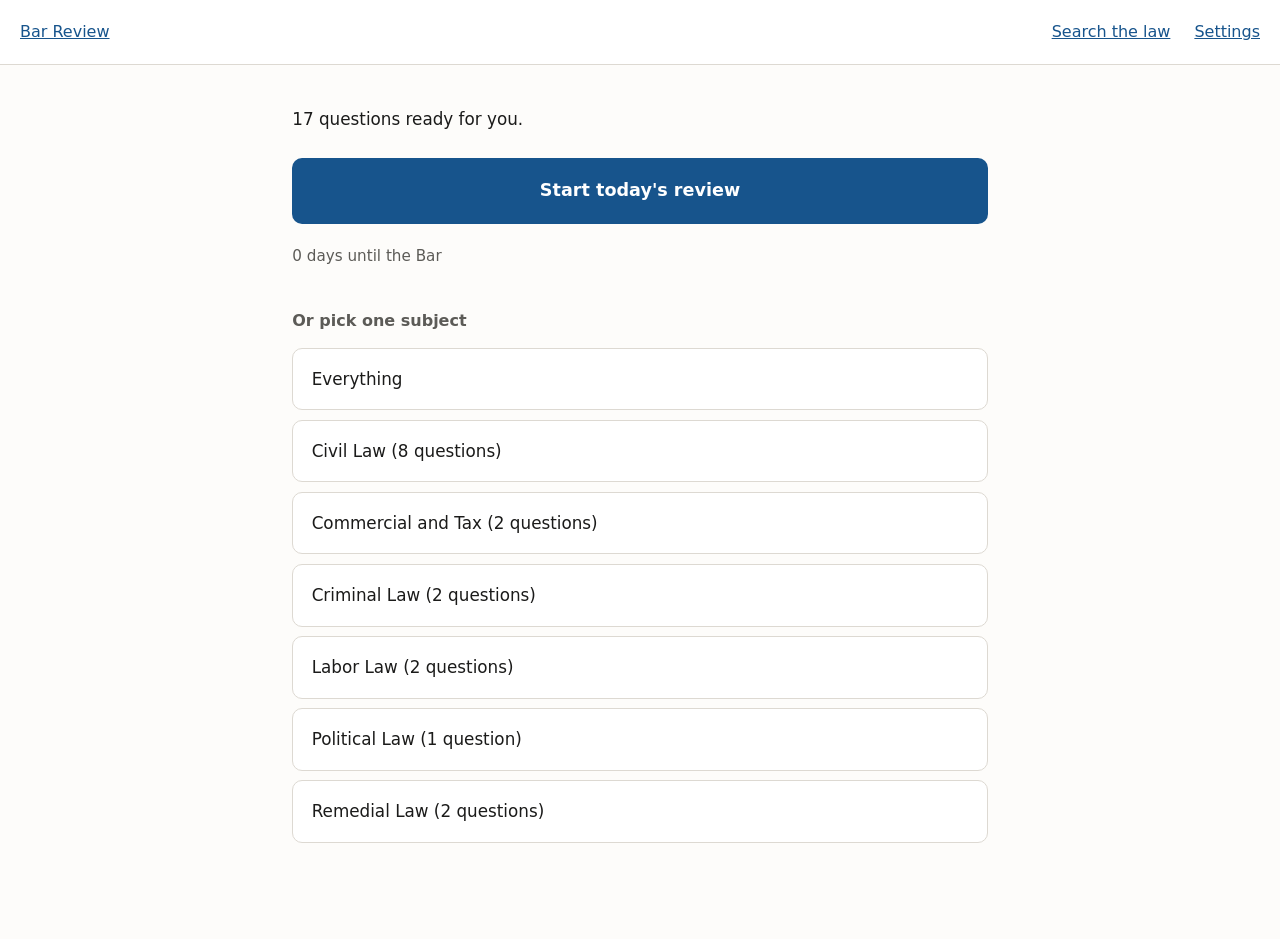
<file: index.html>
<!doctype html>
<html lang="en">
<head>
<meta charset="utf-8">
<meta name="viewport" content="width=device-width, initial-scale=1">
<meta http-equiv="Content-Security-Policy"
      content="default-src 'self'; script-src 'self'; style-src 'self'; img-src 'self' data:; connect-src 'self'; base-uri 'none'; form-action 'none'; object-src 'none'">
<title>Bar Review</title>
<link rel="stylesheet" href="app/style.css">
</head>
<body>

<a class="skip" href="#main">Skip to main content</a>

<header>
  <button id="nav-home" class="link" type="button">Bar Review</button>
  <nav>
    <button id="nav-library" class="link" type="button">Search the law</button>
    <button id="nav-settings" class="link" type="button">Settings</button>
  </nav>
</header>

<main id="main">

  <section id="home" class="screen">
    <p id="status" class="status">Loading&hellip;</p>
    <button id="start" class="big" type="button">Start today's review</button>
    <p id="scoreline" class="quiet"></p>

    <h2 class="section-heading">Or pick one subject</h2>
    <div id="picker"></div>
  </section>

  <section id="session" class="screen" hidden>
    <p id="progress-line" class="quiet"></p>

    <article class="card">
      <p id="q-type" class="badge"></p>
      <p id="q-question" class="legal"></p>
      <p id="q-call"></p>

      <div id="answer" hidden>
        <h2 class="answer-heading">Answer</h2>
        <p id="q-answer" class="legal"></p>

        <div id="exceptions-block" hidden>
          <h3 class="sub-heading">Exceptions and qualifications</h3>
          <p id="q-exceptions" class="legal"></p>
        </div>

        <div id="controlling-block" hidden>
          <h3 class="sub-heading">The law that governs</h3>
          <div id="controlling"></div>
        </div>

        <div id="related-provisions-block" hidden>
          <h3 class="sub-heading">Other provisions that matter here</h3>
          <div id="related-provisions"></div>
        </div>

        <div id="related-block" hidden>
          <h3 class="sub-heading">Decided cases on this point</h3>
          <div id="related"></div>
        </div>

        <p class="verified">Every quotation was checked word-for-word against the official text before this question shipped. Law as of 30 June 2025.</p>
      </div>
    </article>

    <button id="reveal" class="big" type="button">Show the answer</button>

    <div id="grading" hidden>
      <p class="grade-prompt">Did you get it right?</p>
      <div id="grades">
        <button class="grade no" type="button" data-grade="no">No</button>
        <button class="grade partly" type="button" data-grade="partly">Partly</button>
        <button class="grade yes" type="button" data-grade="yes">Yes</button>
      </div>
      <label for="note">Your notes on this question</label>
      <textarea id="note" rows="3" placeholder="What you missed, or what your professor said"></textarea>
    </div>

    <button id="end" class="link" type="button">End this session</button>
  </section>

  <section id="library" class="screen" hidden>
    <h2>Search the law</h2>
    <label for="q">Type a word or phrase</label>
    <input id="q" type="search" autocomplete="off" placeholder="rescission">
    <p id="results-count" class="quiet"></p>
    <div id="results"></div>
  </section>

  <section id="settings" class="screen" hidden>
    <h2>Settings</h2>

    <label for="exam-date">Your exam date</label>
    <input id="exam-date" type="date">

    <label for="new-limit">New questions per day</label>
    <input id="new-limit" type="number" min="0" max="200" step="5">
    <p class="quiet">Start low. Twenty a day is six hundred a month.</p>

    <fieldset>
      <legend>Subjects to study</legend>
      <div id="subjects"></div>
    </fieldset>

    <h3>Your progress file</h3>
    <p class="quiet">Everything stays on this device. Nothing is uploaded.</p>
    <button id="export" class="secondary" type="button">Save a backup file</button>
    <label for="import">Restore from a backup file</label>
    <input id="import" type="file" accept="application/json">
    <p id="settings-msg" class="quiet" role="status"></p>

    <h3>About the law in this app</h3>
    <p class="quiet" id="about-corpus"></p>
  </section>

</main>

<script type="module" src="app/app.js"></script>
</body>
</html>
</file>
<file: app/style.css>
/* Readability first. The reader is 50, non-technical, and reading for hours. */

:root {
  --bg: #fdfcfa;
  --surface: #ffffff;
  --fg: #1b1b1a;
  --quiet: #5c5b57;
  --line: #ddd9d2;
  --accent: #17548c;
  --accent-fg: #ffffff;
  --no: #9c2f2f;
  --partly: #8a6410;
  --yes: #23603a;
  --measure: 68ch;
}

@media (prefers-color-scheme: dark) {
  :root {
    --bg: #15161a;
    --surface: #1c1e23;
    --fg: #ecebe7;
    --quiet: #a5a39d;
    --line: #343740;
    --accent: #7db4e8;
    --accent-fg: #10141a;
    --no: #e59191;
    --partly: #dcb96a;
    --yes: #8ecda4;
  }
}

* { box-sizing: border-box; }

/* A display rule beats the hidden attribute, which would leak the answer. */
[hidden] { display: none !important; }

body {
  margin: 0;
  background: var(--bg);
  color: var(--fg);
  font: 17px/1.7 system-ui, -apple-system, "Segoe UI", sans-serif;
}

.skip { position: absolute; left: -9999px; }
.skip:focus {
  left: 1rem;
  top: 0.5rem;
  background: var(--accent);
  color: var(--accent-fg);
  padding: 0.6rem 1rem;
  border-radius: 8px;
  z-index: 10;
}

header {
  display: flex;
  justify-content: space-between;
  align-items: center;
  gap: 1rem 1.5rem;
  flex-wrap: wrap;
  padding: 0.9rem 1.25rem;
  border-bottom: 1px solid var(--line);
  background: var(--surface);
}
header nav { display: flex; gap: 1.5rem; flex-wrap: wrap; }

main {
  max-width: var(--measure);
  margin: 0 auto;
  padding: 2.5rem 1.25rem 6rem;
}

h2 { font-size: 1.4rem; margin: 0 0 1.25rem; line-height: 1.35; }
h3 { font-size: 1.1rem; margin: 2.5rem 0 0.5rem; }

.quiet { color: var(--quiet); font-size: 0.95rem; }
.status { font-size: 1.05rem; margin: 0 0 1.5rem; }

/* Legal prose is serif. UI chrome stays sans. */
.legal, .quote-text, .result-text {
  font-family: Georgia, "Iowan Old Style", "Times New Roman", serif;
  line-height: 1.7;
}

button { font: inherit; cursor: pointer; }

:focus-visible { outline: 3px solid var(--accent); outline-offset: 2px; }

.big {
  display: block;
  width: 100%;
  padding: 1.15rem 1.25rem;
  margin: 0 0 1.25rem;
  font-size: 1.1rem;
  font-weight: 600;
  color: var(--accent-fg);
  background: var(--accent);
  border: none;
  border-radius: 10px;
}
.big:hover { filter: brightness(1.1); }

.secondary {
  padding: 0.75rem 1.25rem;
  background: var(--surface);
  color: var(--fg);
  border: 1px solid var(--line);
  border-radius: 8px;
}

.link {
  background: none;
  border: none;
  padding: 0.25rem 0;
  color: var(--accent);
  font-size: 1rem;
  text-decoration: underline;
}

#picker { display: grid; gap: 0.6rem; margin-top: 1rem; }
.mode {
  padding: 1rem 1.15rem;
  background: var(--surface);
  border: 1px solid var(--line);
  border-radius: 10px;
  color: var(--fg);
  text-align: left;
  font-size: 1.05rem;
}
.mode:hover { border-color: var(--accent); }

.card {
  background: var(--surface);
  border: 1px solid var(--line);
  border-radius: 12px;
  padding: 1.75rem;
  margin-bottom: 1.5rem;
}

.badge {
  display: inline-block;
  margin: 0 0 1rem;
  padding: 0.3rem 0.8rem;
  border-radius: 999px;
  background: var(--bg);
  border: 1px solid var(--line);
  font-size: 0.85rem;
  color: var(--quiet);
}

#q-question { margin: 0 0 1.25rem; }
#q-call { font-weight: 600; margin: 0 0 0.5rem; }

.answer-heading {
  font-size: 1.1rem;
  margin: 1.75rem 0 0.75rem;
  padding-top: 1.5rem;
  border-top: 1px solid var(--line);
  color: var(--yes);
}

.aid-note, .verified { font-size: 0.9rem; color: var(--quiet); margin: 1rem 0; }

.quote {
  background: var(--bg);
  border-left: 4px solid var(--accent);
  border-radius: 0;
  padding: 1rem 1.25rem;
  margin: 1rem 0;
}
.quote-cite { font-weight: 600; margin: 0 0 0.5rem; color: var(--accent); }
.quote-text { margin: 0 0 0.75rem; font-size: 1rem; }

.grade-prompt { margin: 0 0 0.75rem; font-weight: 600; }
#grades { display: grid; grid-template-columns: repeat(3, 1fr); gap: 0.75rem; margin-bottom: 1.5rem; }
.grade {
  padding: 1.1rem 0.5rem;
  border: 2px solid;
  border-radius: 10px;
  background: var(--surface);
  font-size: 1.05rem;
  font-weight: 600;
}
.no { color: var(--no); border-color: var(--no); }
.partly { color: var(--partly); border-color: var(--partly); }
.yes { color: var(--yes); border-color: var(--yes); }
.grade:hover { filter: brightness(1.12); }

label { display: block; margin: 1.5rem 0 0.4rem; font-weight: 600; font-size: 1rem; }

input[type="search"], input[type="date"], input[type="number"], textarea {
  width: 100%;
  padding: 0.8rem;
  font: inherit;
  color: var(--fg);
  background: var(--surface);
  border: 1px solid var(--line);
  border-radius: 8px;
}
textarea { resize: vertical; }

fieldset { border: 1px solid var(--line); border-radius: 10px; margin: 1.5rem 0; padding: 1rem 1.25rem; }
legend { padding: 0 0.4rem; font-weight: 600; }
#subjects label { display: flex; align-items: center; gap: 0.6rem; margin: 0.6rem 0; font-weight: 400; }
#subjects input { width: 1.15rem; height: 1.15rem; }

.result { border-top: 1px solid var(--line); padding: 1.25rem 0; }
.result-cite { font-weight: 600; margin: 0 0 0.4rem; }
.result-text { margin: 0; }
mark { background: #ffe98a; color: #1b1b1a; padding: 0 0.15em; }

.stat { display: flex; justify-content: space-between; gap: 1rem; padding: 0.85rem 0; border-bottom: 1px solid var(--line); }
.stat-label { color: var(--quiet); }
.stat-value { font-weight: 600; }

.bar { height: 0.6rem; background: var(--line); border-radius: 999px; overflow: hidden; margin-top: 0.35rem; }
.bar span { display: block; height: 100%; background: var(--accent); }

.section-heading { font-size: 1rem; margin: 2.5rem 0 0.75rem; color: var(--quiet); font-weight: 600; }
.sub-heading { font-size: 1rem; margin: 1.75rem 0 0.5rem; }
#scoreline { margin: 0 0 0.5rem; }

/* Phone: stack the grades so each stays a comfortable target. */
@media (max-width: 380px) {
  #grades { grid-template-columns: 1fr; }
  main { padding: 1.5rem 1rem 5rem; }
  .card { padding: 1.25rem; }
}
.grade, .big, .mode { min-height: 48px; }

.case-context {
  font-size: 0.95rem;
  line-height: 1.65;
  margin: 0 0 0.85rem;
  color: var(--fg);
}
</file>
